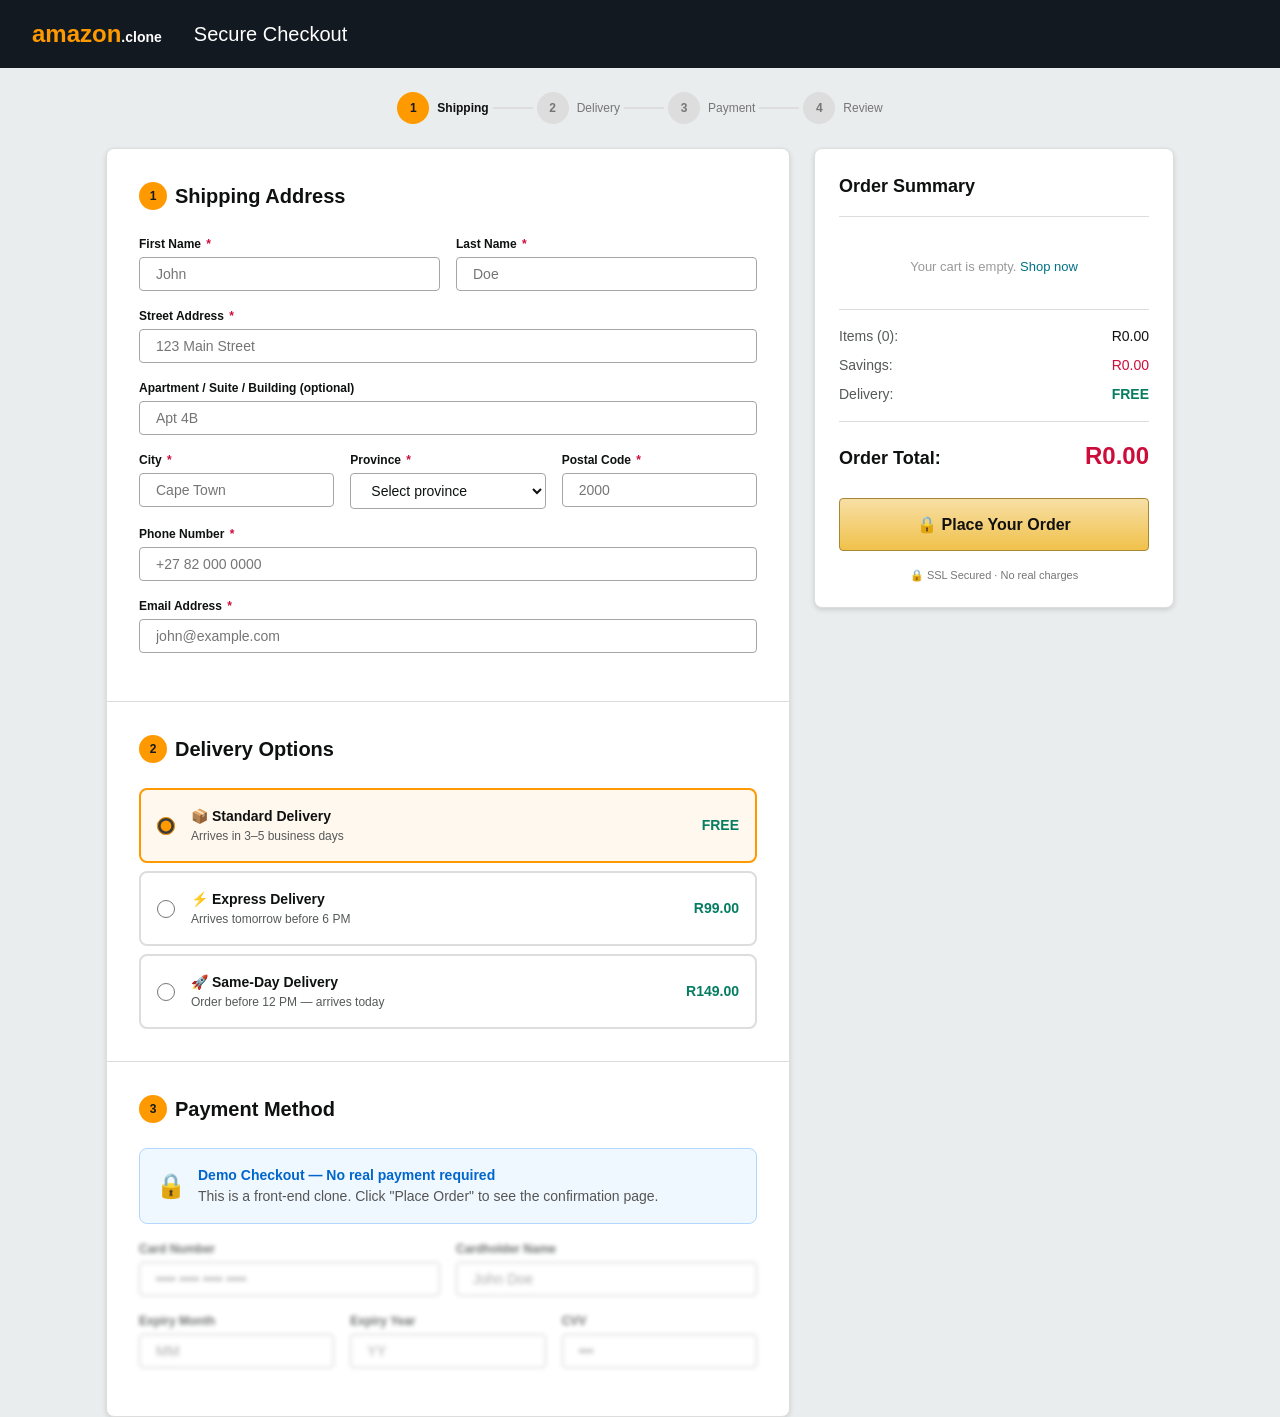
<file: pages/checkout.html>
<!DOCTYPE html>
<html lang="en" data-theme="light">
<head>
  <meta charset="UTF-8">
  <meta name="viewport" content="width=device-width, initial-scale=1.0">
  <title>Checkout — Amazon Clone</title>

  <!-- Prevent dark mode flash -->
  <script>
    try {
      const t = localStorage.getItem('amazon_clone_theme');
      if (t === 'dark') document.documentElement.setAttribute('data-theme', 'dark');
    } catch {}
  </script>

  <link rel="stylesheet" href="../css/variables.css">
  <link rel="stylesheet" href="../css/nav.css">
  <link rel="stylesheet" href="../css/darkmode.css">
  <link rel="stylesheet" href="../css/checkout.css">
  <link rel="stylesheet" href="../css/responsive.css">

  <style>
    body { background-color: var(--bg-primary); }
  </style>
</head>
<body>

<!-- Checkout Header -->
<header class="checkout-header">
  <a href="../index.html" class="logo-amazon">amazon<span style="color:#fff; font-size:14px;">.clone</span></a>
  <span class="checkout-header-title">Secure Checkout</span>
</header>

<!-- Step Indicator -->
<div class="checkout-steps" role="list">
  <div class="checkout-step active" role="listitem">
    <div class="step-num">1</div>
    <div class="step-label">Shipping</div>
  </div>
  <div class="step-connector"></div>
  <div class="checkout-step" role="listitem" id="step-2">
    <div class="step-num">2</div>
    <div class="step-label">Delivery</div>
  </div>
  <div class="step-connector" id="connector-2"></div>
  <div class="checkout-step" role="listitem" id="step-3">
    <div class="step-num">3</div>
    <div class="step-label">Payment</div>
  </div>
  <div class="step-connector" id="connector-3"></div>
  <div class="checkout-step" role="listitem" id="step-4">
    <div class="step-num">4</div>
    <div class="step-label">Review</div>
  </div>
</div>

<!-- Main checkout layout -->
<div class="checkout-main">

  <!-- FORM PANEL -->
  <div class="checkout-form-panel">

    <!-- Section 1: Shipping Address -->
    <div class="form-section">
      <h2 class="form-section-title">
        <span class="step-badge">1</span>
        Shipping Address
      </h2>

      <div class="form-row">
        <div class="form-group">
          <label class="form-label" for="first-name">First Name <span class="required">*</span></label>
          <input type="text" id="first-name" class="form-input" placeholder="John" required autocomplete="given-name">
          <span class="form-error-msg">Please enter your first name</span>
        </div>
        <div class="form-group">
          <label class="form-label" for="last-name">Last Name <span class="required">*</span></label>
          <input type="text" id="last-name" class="form-input" placeholder="Doe" required autocomplete="family-name">
          <span class="form-error-msg">Please enter your last name</span>
        </div>
      </div>

      <div class="form-row full">
        <div class="form-group">
          <label class="form-label" for="address1">Street Address <span class="required">*</span></label>
          <input type="text" id="address1" class="form-input" placeholder="123 Main Street" required autocomplete="address-line1">
          <span class="form-error-msg">Please enter your street address</span>
        </div>
      </div>

      <div class="form-row full">
        <div class="form-group">
          <label class="form-label" for="address2">Apartment / Suite / Building (optional)</label>
          <input type="text" id="address2" class="form-input" placeholder="Apt 4B" autocomplete="address-line2">
        </div>
      </div>

      <div class="form-row three">
        <div class="form-group">
          <label class="form-label" for="city">City <span class="required">*</span></label>
          <input type="text" id="city" class="form-input" placeholder="Cape Town" required autocomplete="address-level2">
          <span class="form-error-msg">Please enter your city</span>
        </div>
        <div class="form-group">
          <label class="form-label" for="province">Province <span class="required">*</span></label>
          <select id="province" class="form-select form-input" required autocomplete="address-level1">
            <option value="">Select province</option>
            <option value="GP">Gauteng</option>
            <option value="WC">Western Cape</option>
            <option value="KZN">KwaZulu-Natal</option>
            <option value="EC">Eastern Cape</option>
            <option value="LP">Limpopo</option>
            <option value="MP">Mpumalanga</option>
            <option value="NW">North West</option>
            <option value="FS">Free State</option>
            <option value="NC">Northern Cape</option>
          </select>
          <span class="form-error-msg">Please select your province</span>
        </div>
        <div class="form-group">
          <label class="form-label" for="postal">Postal Code <span class="required">*</span></label>
          <input type="text" id="postal" class="form-input" placeholder="2000" required maxlength="4" pattern="[0-9]{4}" autocomplete="postal-code">
          <span class="form-error-msg">Please enter a valid 4-digit postal code</span>
        </div>
      </div>

      <div class="form-row full">
        <div class="form-group">
          <label class="form-label" for="phone">Phone Number <span class="required">*</span></label>
          <input type="tel" id="phone" class="form-input" placeholder="+27 82 000 0000" required autocomplete="tel">
          <span class="form-error-msg">Please enter your phone number</span>
        </div>
      </div>

      <div class="form-row full">
        <div class="form-group">
          <label class="form-label" for="email">Email Address <span class="required">*</span></label>
          <input type="email" id="email" class="form-input" placeholder="john@example.com" required autocomplete="email">
          <span class="form-error-msg">Please enter a valid email address</span>
        </div>
      </div>
    </div><!-- /Section 1 -->

    <!-- Section 2: Delivery Options -->
    <div class="form-section">
      <h2 class="form-section-title">
        <span class="step-badge">2</span>
        Delivery Options
      </h2>

      <div class="delivery-options">

        <label class="delivery-option selected" id="delivery-standard">
          <input type="radio" name="delivery" value="standard" checked>
          <div class="delivery-info">
            <div class="delivery-name">📦 Standard Delivery</div>
            <div class="delivery-desc">Arrives in 3–5 business days</div>
          </div>
          <div class="delivery-price">FREE</div>
        </label>

        <label class="delivery-option" id="delivery-express">
          <input type="radio" name="delivery" value="express">
          <div class="delivery-info">
            <div class="delivery-name">⚡ Express Delivery</div>
            <div class="delivery-desc">Arrives tomorrow before 6 PM</div>
          </div>
          <div class="delivery-price" id="express-price">R99.00</div>
        </label>

        <label class="delivery-option" id="delivery-sameday">
          <input type="radio" name="delivery" value="sameday">
          <div class="delivery-info">
            <div class="delivery-name">🚀 Same-Day Delivery</div>
            <div class="delivery-desc">Order before 12 PM — arrives today</div>
          </div>
          <div class="delivery-price">R149.00</div>
        </label>

      </div>
    </div><!-- /Section 2 -->

    <!-- Section 3: Payment (display only — no real payment) -->
    <div class="form-section">
      <h2 class="form-section-title">
        <span class="step-badge">3</span>
        Payment Method
      </h2>

      <div style="background:#f0f8ff; border:1px solid #b3d7ff; border-radius:8px; padding:16px; color:#0066cc; font-size:14px; display:flex; align-items:center; gap:12px;">
        <span style="font-size:24px;">🔒</span>
        <div>
          <strong>Demo Checkout — No real payment required</strong><br>
          <span style="color:#555;">This is a front-end clone. Click "Place Order" to see the confirmation page.</span>
        </div>
      </div>

      <div class="form-row" style="margin-top:16px; opacity:0.6; pointer-events:none; filter:blur(2px);">
        <div class="form-group">
          <label class="form-label">Card Number</label>
          <input type="text" class="form-input" placeholder="•••• •••• •••• ••••" disabled>
        </div>
        <div class="form-group">
          <label class="form-label">Cardholder Name</label>
          <input type="text" class="form-input" placeholder="John Doe" disabled>
        </div>
      </div>
      <div class="form-row three" style="opacity:0.6; pointer-events:none; filter:blur(2px);">
        <div class="form-group">
          <label class="form-label">Expiry Month</label>
          <input type="text" class="form-input" placeholder="MM" disabled>
        </div>
        <div class="form-group">
          <label class="form-label">Expiry Year</label>
          <input type="text" class="form-input" placeholder="YY" disabled>
        </div>
        <div class="form-group">
          <label class="form-label">CVV</label>
          <input type="text" class="form-input" placeholder="•••" disabled>
        </div>
      </div>
    </div><!-- /Section 3 -->

  </div><!-- /checkout-form-panel -->

  <!-- ORDER SUMMARY -->
  <div class="checkout-summary">
    <div class="summary-card">
      <div class="summary-title">Order Summary</div>

      <!-- Cart Items -->
      <div class="summary-items" id="summary-items">
        <!-- Rendered by JS -->
        <p style="color:#999; font-size:13px; text-align:center;">Loading cart…</p>
      </div>

      <div class="summary-divider"></div>

      <!-- Price Breakdown -->
      <div class="summary-line">
        <span class="label">Items (<span id="summary-count">0</span>):</span>
        <span class="value" id="summary-items-total">R0.00</span>
      </div>
      <div class="summary-line savings">
        <span class="label">Savings:</span>
        <span class="value" id="summary-savings">−R0.00</span>
      </div>
      <div class="summary-line free" id="delivery-line">
        <span class="label">Delivery:</span>
        <span class="value" id="summary-delivery">FREE</span>
      </div>

      <div class="summary-divider"></div>

      <div class="summary-total">
        <span class="label">Order Total:</span>
        <span class="value" id="summary-total">R0.00</span>
      </div>

      <button class="btn-place-order" id="place-order-btn">
        🔒 Place Your Order
      </button>

      <div class="secure-badge">
        🔒 SSL Secured · No real charges
      </div>
    </div>
  </div>

</div><!-- /checkout-main -->

<!-- Scripts -->
<script src="../js/products-data.js"></script>
<script src="../js/cart.js"></script>
<script src="../js/darkmode.js"></script>

<script>
/* ── Delivery option interactivity ──────────────────────── */
let deliveryCost = 0;

document.querySelectorAll('input[name="delivery"]').forEach(radio => {
  radio.addEventListener('change', function() {
    // Remove selected class from all
    document.querySelectorAll('.delivery-option').forEach(opt => opt.classList.remove('selected'));
    // Add to parent label
    this.closest('.delivery-option').classList.add('selected');

    // Update cost
    switch (this.value) {
      case 'express':  deliveryCost = 99;  break;
      case 'sameday':  deliveryCost = 149; break;
      default:         deliveryCost = 0;   break;
    }

    // Update step indicator
    document.getElementById('step-2').classList.add('completed');
    document.getElementById('connector-2').style.backgroundColor = 'var(--green-prime)';

    updateSummary();
  });
});

/* ── Form validation highlight ──────────────────────────── */
document.querySelectorAll('.form-input[required]').forEach(inp => {
  inp.addEventListener('blur', function() {
    if (!this.value.trim()) {
      this.classList.add('error');
    } else {
      this.classList.remove('error');
    }
  });
  inp.addEventListener('input', function() {
    if (this.value.trim()) this.classList.remove('error');

    // Mark step 1 as completed if key fields filled
    const fields = ['first-name', 'last-name', 'address1', 'city', 'province', 'postal', 'phone', 'email'];
    const allFilled = fields.every(f => {
      const el = document.getElementById(f);
      return el && el.value.trim();
    });
    if (allFilled) {
      document.getElementById('step-2').classList.add('active');
      document.getElementById('connector-2').style.backgroundColor = 'var(--amazon-orange)';
    }
  });
});

/* ── Render order summary ───────────────────────────────── */
function updateSummary() {
  const items = CartManager.getItems();
  const subtotalVal = CartManager.subtotal();
  const savingsVal  = CartManager.savings();
  const totalVal    = subtotalVal + deliveryCost;

  // Items count
  document.getElementById('summary-count').textContent = CartManager.totalCount();
  document.getElementById('summary-items-total').textContent = 'R' + subtotalVal.toFixed(2);
  document.getElementById('summary-savings').textContent = savingsVal > 0 ? '−R' + savingsVal.toFixed(2) : 'R0.00';
  document.getElementById('summary-delivery').textContent = deliveryCost === 0 ? 'FREE' : 'R' + deliveryCost.toFixed(2);
  document.getElementById('summary-total').textContent = 'R' + totalVal.toFixed(2);

  // Render items
  const container = document.getElementById('summary-items');
  if (items.length === 0) {
    container.innerHTML = '<p style="color:#999; font-size:13px; text-align:center; padding:16px;">Your cart is empty. <a href="../index.html">Shop now</a></p>';
    return;
  }

  container.innerHTML = items.map(({ product, quantity }) => `
    <div class="summary-item">
      <img class="summary-item-img" src="${product.img}" alt="${product.title}" loading="lazy">
      <span class="summary-item-name">${product.title} ×${quantity}</span>
      <span class="summary-item-price">R${(product.price * quantity).toFixed(2)}</span>
    </div>
  `).join('');
}

/* ── Place order button ─────────────────────────────────── */
document.getElementById('place-order-btn').addEventListener('click', function() {
  // Validate required fields
  const required = document.querySelectorAll('.form-input[required]');
  let valid = true;
  required.forEach(inp => {
    if (!inp.value.trim()) {
      inp.classList.add('error');
      valid = false;
    }
  });

  if (!valid) {
    CartManager.showToast('⚠️ Please fill in all required fields');
    // Scroll to first error
    const firstError = document.querySelector('.form-input.error');
    firstError?.scrollIntoView({ behavior: 'smooth', block: 'center' });
    return;
  }

  // Generate order number
  const orderNum = 'AC-' + Date.now().toString(36).toUpperCase();
  const total = (CartManager.subtotal() + deliveryCost).toFixed(2);

  // Store order info for confirmation page
  try {
    localStorage.setItem('amazon_clone_last_order', JSON.stringify({
      orderNum,
      total,
      itemCount: CartManager.totalCount(),
      name: document.getElementById('first-name').value + ' ' + document.getElementById('last-name').value,
      email: document.getElementById('email').value,
    }));
  } catch {}

  // Clear cart
  CartManager.clear();

  // Redirect to confirmation
  window.location.href = 'confirmation.html';
});

/* ── Init ───────────────────────────────────────────────── */
document.addEventListener('DOMContentLoaded', () => {
  updateSummary();
});
</script>

</body>
</html>
</file>
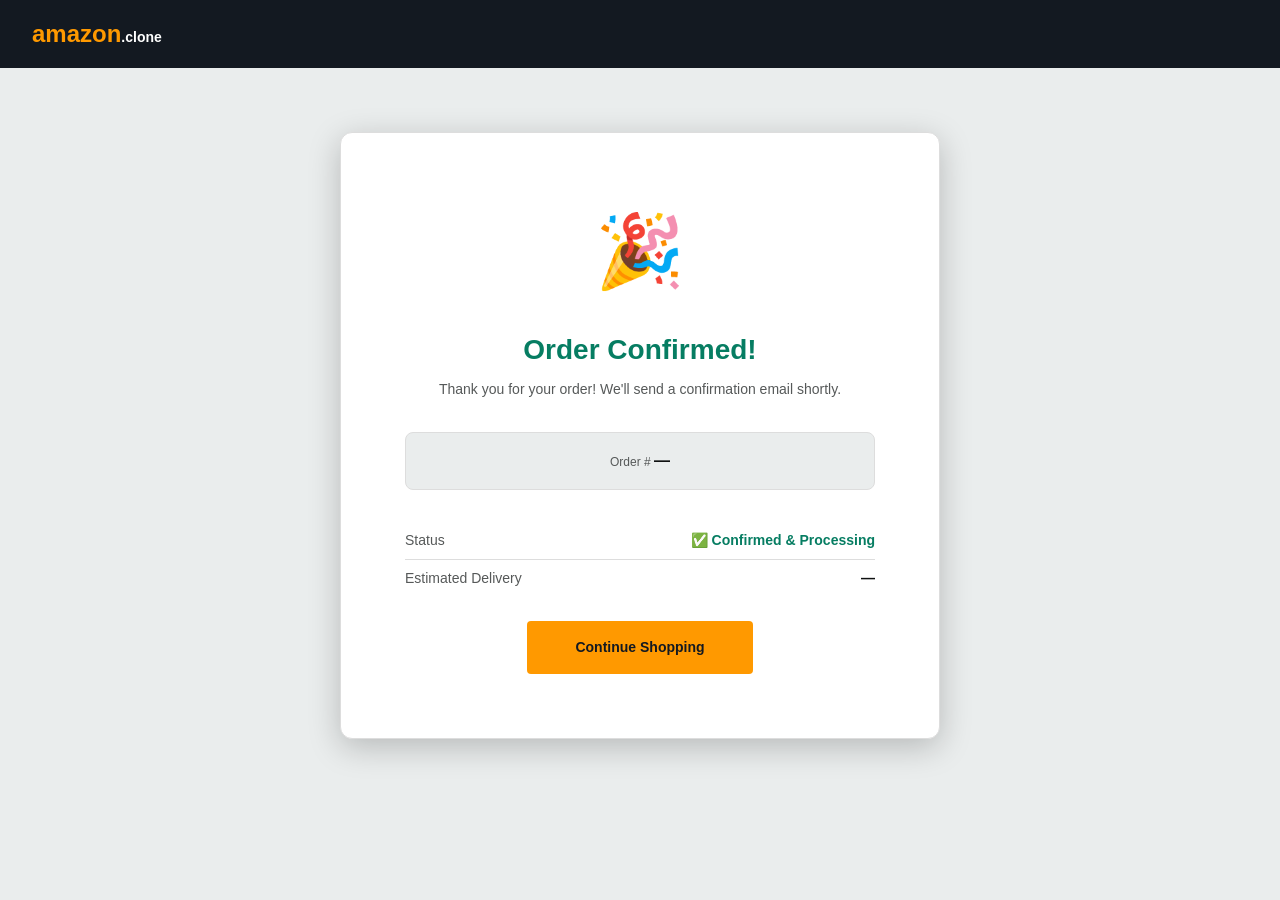
<file: pages/confirmation.html>
<!DOCTYPE html>
<html lang="en" data-theme="light">
<head>
  <meta charset="UTF-8">
  <meta name="viewport" content="width=device-width, initial-scale=1.0">
  <title>Order Confirmed! — Amazon Clone</title>

  <script>
    try {
      const t = localStorage.getItem('amazon_clone_theme');
      if (t === 'dark') document.documentElement.setAttribute('data-theme', 'dark');
    } catch {}
  </script>

  <link rel="stylesheet" href="../css/variables.css">
  <link rel="stylesheet" href="../css/checkout.css">
  <link rel="stylesheet" href="../css/darkmode.css">
  <link rel="stylesheet" href="../css/responsive.css">

  <style>
    body {
      background-color: var(--bg-primary);
      min-height: 100vh;
    }

    .confetti {
      position: fixed;
      top: 0;
      left: 0;
      width: 100%;
      height: 100%;
      pointer-events: none;
      z-index: 9999;
      overflow: hidden;
    }

    .confetti-piece {
      position: absolute;
      width: 10px;
      height: 10px;
      top: -20px;
      animation: confettiFall linear forwards;
      border-radius: 2px;
    }

    @keyframes confettiFall {
      0%   { transform: translateY(0) rotate(0deg) translateX(0); opacity: 1; }
      100% { transform: translateY(100vh) rotate(720deg) translateX(var(--drift)); opacity: 0; }
    }

    .checkout-header {
      background-color: var(--amazon-navy);
      padding: 16px 32px;
      display: flex;
      align-items: center;
      gap: 24px;
    }

    .checkout-header .logo-amazon {
      font-size: 24px;
      font-weight: 700;
      color: var(--amazon-orange);
      text-decoration: none;
    }

    .detail-list {
      list-style: none;
      margin: 0 0 24px;
      padding: 0;
    }

    .detail-list li {
      padding: 8px 0;
      border-bottom: 1px solid var(--border-light);
      font-size: 14px;
      color: var(--text-secondary);
      display: flex;
      justify-content: space-between;
    }

    .detail-list li:last-child { border-bottom: none; }

    .detail-list li strong {
      color: var(--text-primary);
    }
  </style>
</head>
<body>

<!-- Confetti Canvas -->
<div class="confetti" id="confetti-container"></div>

<!-- Header -->
<header class="checkout-header">
  <a href="../index.html" class="logo-amazon">amazon<span style="color:#fff; font-size:14px;">.clone</span></a>
</header>

<!-- Confirmation Card -->
<div class="confirmation-page">
  <div class="confirmation-card">
    <div class="confirmation-icon">🎉</div>

    <h1 class="confirmation-title">Order Confirmed!</h1>
    <p class="confirmation-subtitle" id="confirm-subtitle">
      Thank you for your order! We'll send a confirmation email shortly.
    </p>

    <div class="order-number" id="order-number-box">
      <span>Order #</span>
      <strong id="order-number-val">—</strong>
    </div>

    <!-- Order details -->
    <ul class="detail-list" id="order-details">
      <li>
        <span>Status</span>
        <strong style="color: var(--green-prime);">✅ Confirmed & Processing</strong>
      </li>
      <li id="detail-name" style="display:none;">
        <span>Customer</span>
        <strong id="detail-name-val">—</strong>
      </li>
      <li id="detail-email" style="display:none;">
        <span>Email</span>
        <strong id="detail-email-val">—</strong>
      </li>
      <li id="detail-items" style="display:none;">
        <span>Items Ordered</span>
        <strong id="detail-items-val">—</strong>
      </li>
      <li id="detail-total" style="display:none;">
        <span>Order Total</span>
        <strong id="detail-total-val" style="color: var(--red-sale);">—</strong>
      </li>
      <li>
        <span>Estimated Delivery</span>
        <strong id="detail-delivery">—</strong>
      </li>
    </ul>

    <a href="../index.html" class="btn-back-home">
      Continue Shopping
    </a>
  </div>
</div>

<script>
  /* ── Load order details ──────────────────────────────────── */
  (function() {
    try {
      const raw = localStorage.getItem('amazon_clone_last_order');
      if (!raw) return;
      const order = JSON.parse(raw);

      document.getElementById('order-number-val').textContent = order.orderNum || '—';

      if (order.name) {
        document.getElementById('confirm-subtitle').textContent =
          `Thank you, ${order.name.split(' ')[0]}! We'll send a confirmation to ${order.email || 'your email'}.`;
        document.getElementById('detail-name').style.display = 'flex';
        document.getElementById('detail-name-val').textContent = order.name;
      }

      if (order.email) {
        document.getElementById('detail-email').style.display = 'flex';
        document.getElementById('detail-email-val').textContent = order.email;
      }

      if (order.itemCount) {
        document.getElementById('detail-items').style.display = 'flex';
        document.getElementById('detail-items-val').textContent = order.itemCount + ' item(s)';
      }

      if (order.total) {
        document.getElementById('detail-total').style.display = 'flex';
        document.getElementById('detail-total-val').textContent = 'R' + order.total;
      }

      // Estimated delivery: 3 business days from now
      const delivery = new Date();
      delivery.setDate(delivery.getDate() + 3);
      document.getElementById('detail-delivery').textContent =
        delivery.toLocaleDateString('en-ZA', { weekday: 'long', day: 'numeric', month: 'long', year: 'numeric' });

      // Clean up
      localStorage.removeItem('amazon_clone_last_order');
    } catch (e) {
      console.warn('Could not load order details', e);
    }
  })();

  /* ── Confetti ────────────────────────────────────────────── */
  (function spawnConfetti() {
    const container = document.getElementById('confetti-container');
    const colors = ['#FF9900', '#FFD700', '#FF6B6B', '#4CAF50', '#2196F3', '#9C27B0', '#FF5722'];
    const count = 80;

    for (let i = 0; i < count; i++) {
      setTimeout(() => {
        const piece = document.createElement('div');
        piece.className = 'confetti-piece';
        piece.style.left = Math.random() * 100 + 'vw';
        piece.style.backgroundColor = colors[Math.floor(Math.random() * colors.length)];
        piece.style.width  = (Math.random() * 8 + 6) + 'px';
        piece.style.height = (Math.random() * 12 + 6) + 'px';
        piece.style.setProperty('--drift', (Math.random() * 200 - 100) + 'px');
        piece.style.animationDuration = (Math.random() * 2 + 2) + 's';
        piece.style.animationDelay = Math.random() * 1 + 's';
        container.appendChild(piece);
        // Remove after animation
        setTimeout(() => piece.remove(), 5000);
      }, i * 30);
    }
  })();

  /* ── Dark mode ───────────────────────────────────────────── */
  try {
    const t = localStorage.getItem('amazon_clone_theme');
    if (t === 'dark') document.documentElement.setAttribute('data-theme', 'dark');
  } catch {}
</script>

</body>
</html>
</file>
<file: css/variables.css>
/* ============================================================
   variables.css — Design tokens for Amazon Clone
   All colors, fonts, spacing, shadows live here.
   ============================================================ */

:root {
  /* Brand Colors */
  --amazon-orange:      #FF9900;
  --amazon-orange-dark: #E47911;
  --amazon-navy:        #131921;
  --amazon-navy-mid:    #232F3E;
  --amazon-navy-light:  #37475A;
  --amazon-blue-link:   #007185;
  --amazon-blue-hover:  #C7511F;

  /* UI Colors */
  --bg-primary:   #EAEDED;
  --bg-white:     #FFFFFF;
  --bg-card:      #FFFFFF;
  --bg-footer:    #232F3E;

  /* Text Colors */
  --text-primary:   #0F1111;
  --text-secondary: #565959;
  --text-muted:     #767676;
  --text-link:      #007185;
  --text-orange:    #C45500;
  --text-white:     #FFFFFF;

  /* Star / Rating */
  --star-color: #FFA41C;

  /* Status */
  --green-prime:  #067D62;
  --red-sale:     #CC0C39;
  --badge-new:    #CC0C39;

  /* Border */
  --border-light:  #DDD;
  --border-input:  #A6A6A6;
  --border-focus:  #E77600;
  --border-card:   #DDD;

  /* Shadows */
  --shadow-card:   0 2px 5px 0 rgba(0,0,0,.13);
  --shadow-nav:    0 2px 4px rgba(0,0,0,.3);
  --shadow-modal:  0 8px 32px rgba(0,0,0,.22);

  /* Spacing Scale */
  --space-xs:  4px;
  --space-sm:  8px;
  --space-md:  16px;
  --space-lg:  24px;
  --space-xl:  32px;
  --space-2xl: 48px;
  --space-3xl: 64px;

  /* Border Radius */
  --radius-sm:  4px;
  --radius-md:  8px;
  --radius-lg:  12px;
  --radius-pill: 999px;

  /* Font Families */
  --font-body:    'Amazon Ember', 'Helvetica Neue', Arial, sans-serif;
  --font-display: 'Amazon Ember', 'Helvetica Neue', Arial, sans-serif;

  /* Font Sizes */
  --text-xs:   11px;
  --text-sm:   12px;
  --text-base: 14px;
  --text-md:   16px;
  --text-lg:   18px;
  --text-xl:   20px;
  --text-2xl:  24px;
  --text-3xl:  28px;

  /* Transitions */
  --transition-fast:   0.15s ease;
  --transition-normal: 0.25s ease;
  --transition-slow:   0.4s ease;

  /* Z-index layers */
  --z-nav:     100;
  --z-cart:    200;
  --z-overlay: 300;
  --z-toast:   400;
}

/* ============================================================
   Dark Mode Overrides
   ============================================================ */
[data-theme="dark"] {
  --bg-primary:    #0F1111;
  --bg-white:      #1A1F2B;
  --bg-card:       #1E2330;
  --bg-footer:     #0D1117;

  --text-primary:   #E3E6E6;
  --text-secondary: #A6ABAB;
  --text-muted:     #6B7280;
  --text-link:      #4FC3C8;

  --border-light: #2D3748;
  --border-card:  #2D3748;
  --border-input: #4A5568;

  --shadow-card:  0 2px 8px rgba(0,0,0,.5);
  --shadow-nav:   0 2px 8px rgba(0,0,0,.6);
}

/* ============================================================
   Global Reset & Base Styles
   ============================================================ */
*, *::before, *::after {
  box-sizing: border-box;
  margin: 0;
  padding: 0;
}

html {
  scroll-behavior: smooth;
  font-size: 14px;
}

body {
  font-family: var(--font-body);
  background-color: var(--bg-primary);
  color: var(--text-primary);
  line-height: 1.5;
  min-height: 100vh;
  transition: background-color var(--transition-normal), color var(--transition-normal);
}

a {
  color: var(--text-link);
  text-decoration: none;
}

a:hover {
  color: var(--amazon-blue-hover);
  text-decoration: underline;
}

button {
  cursor: pointer;
  font-family: var(--font-body);
  border: none;
  outline: none;
}

img {
  max-width: 100%;
  display: block;
}

ul, ol {
  list-style: none;
}

input, select, textarea {
  font-family: var(--font-body);
}
</file>
<file: css/nav.css>
/* ============================================================
   nav.css — Top Navigation Bar Styles
   ============================================================ */

/* ── Main Nav Wrapper ──────────────────────────────────────── */
.navbar {
  position: sticky;
  top: 0;
  z-index: var(--z-nav);
  background-color: var(--amazon-navy);
  color: var(--text-white);
  box-shadow: var(--shadow-nav);
  transition: background-color var(--transition-normal);
}

/* ── Primary Row (logo + search + account + cart) ──────────── */
.nav-primary {
  display: flex;
  align-items: center;
  gap: var(--space-sm);
  padding: var(--space-sm) var(--space-md);
  max-width: 1500px;
  margin: 0 auto;
}

/* Logo */
.nav-logo {
  display: flex;
  align-items: center;
  flex-shrink: 0;
  padding: var(--space-xs) var(--space-sm);
  border: 2px solid transparent;
  border-radius: var(--radius-sm);
  transition: border-color var(--transition-fast);
  text-decoration: none;
}

.nav-logo:hover {
  border-color: var(--text-white);
  text-decoration: none;
}

.nav-logo img {
  height: 30px;
  width: auto;
}

.nav-logo-text {
  display: flex;
  flex-direction: column;
  line-height: 1;
}

.nav-logo-text .logo-amazon {
  font-size: var(--text-xl);
  font-weight: 700;
  color: var(--amazon-orange);
  letter-spacing: -0.5px;
}

.nav-logo-text .logo-tagline {
  font-size: var(--text-xs);
  color: var(--text-white);
  font-style: italic;
}

/* Delivery Location */
.nav-location {
  display: flex;
  flex-direction: column;
  align-items: flex-start;
  cursor: pointer;
  padding: var(--space-xs) var(--space-sm);
  border: 2px solid transparent;
  border-radius: var(--radius-sm);
  flex-shrink: 0;
  transition: border-color var(--transition-fast);
}

.nav-location:hover {
  border-color: var(--text-white);
}

.nav-location .loc-label {
  font-size: var(--text-xs);
  color: #CCC;
}

.nav-location .loc-city {
  font-size: var(--text-sm);
  font-weight: 700;
  color: var(--text-white);
  display: flex;
  align-items: center;
  gap: 4px;
}

/* Search Bar */
.nav-search {
  flex: 1;
  display: flex;
  height: 40px;
  border-radius: var(--radius-sm);
  overflow: hidden;
  min-width: 0;
}

.search-category {
  background-color: #F3F3F3;
  border: none;
  padding: 0 var(--space-sm);
  font-size: var(--text-sm);
  color: var(--text-primary);
  cursor: pointer;
  border-right: 1px solid var(--border-input);
  min-width: 65px;
  max-width: 95px;
  flex-shrink: 0;
  appearance: none;
  background-image: url("data:image/svg+xml,%3Csvg xmlns='http://www.w3.org/2000/svg' width='10' height='6'%3E%3Cpath d='M0 0l5 6 5-6z' fill='%23666'/%3E%3C/svg%3E");
  background-repeat: no-repeat;
  background-position: right 6px center;
  padding-right: 20px;
}

.search-category:focus {
  outline: none;
}

.search-input {
  flex: 1;
  border: none;
  padding: 0 var(--space-sm);
  font-size: var(--text-base);
  color: var(--text-primary);
  background: var(--bg-white);
  min-width: 0;
}

.search-input:focus {
  outline: 3px solid var(--amazon-orange);
  outline-offset: -3px;
}

.search-btn {
  background-color: var(--amazon-orange);
  border: none;
  padding: 0 var(--space-md);
  cursor: pointer;
  display: flex;
  align-items: center;
  justify-content: center;
  transition: background-color var(--transition-fast);
  flex-shrink: 0;
}

.search-btn:hover {
  background-color: var(--amazon-orange-dark);
}

.search-btn svg {
  width: 18px;
  height: 18px;
  fill: var(--amazon-navy);
}

/* Account Section */
.nav-account {
  display: flex;
  flex-direction: column;
  align-items: flex-start;
  cursor: pointer;
  padding: var(--space-xs) var(--space-sm);
  border: 2px solid transparent;
  border-radius: var(--radius-sm);
  flex-shrink: 0;
  white-space: nowrap;
  transition: border-color var(--transition-fast);
}

.nav-account:hover {
  border-color: var(--text-white);
}

.nav-account .acct-label {
  font-size: var(--text-xs);
  color: #CCC;
}

.nav-account .acct-name {
  font-size: var(--text-sm);
  font-weight: 700;
  color: var(--text-white);
}

/* Returns & Orders */
.nav-orders {
  display: flex;
  flex-direction: column;
  align-items: flex-start;
  cursor: pointer;
  padding: var(--space-xs) var(--space-sm);
  border: 2px solid transparent;
  border-radius: var(--radius-sm);
  flex-shrink: 0;
  white-space: nowrap;
  transition: border-color var(--transition-fast);
  text-decoration: none;
  color: var(--text-white);
}

.nav-orders:hover {
  border-color: var(--text-white);
  text-decoration: none;
  color: var(--text-white);
}

.nav-orders .ord-label {
  font-size: var(--text-xs);
  color: #CCC;
}

.nav-orders .ord-text {
  font-size: var(--text-sm);
  font-weight: 700;
}

/* Cart */
.nav-cart {
  display: flex;
  align-items: flex-end;
  gap: 4px;
  cursor: pointer;
  padding: var(--space-xs) var(--space-sm);
  border: 2px solid transparent;
  border-radius: var(--radius-sm);
  flex-shrink: 0;
  text-decoration: none;
  color: var(--text-white);
  position: relative;
  transition: border-color var(--transition-fast);
}

.nav-cart:hover {
  border-color: var(--text-white);
  text-decoration: none;
  color: var(--text-white);
}

.cart-icon-wrapper {
  position: relative;
  display: flex;
  align-items: center;
}

.cart-icon-wrapper svg {
  width: 34px;
  height: 34px;
  fill: var(--text-white);
}

.cart-count {
  position: absolute;
  top: -4px;
  right: -4px;
  background-color: var(--amazon-orange);
  color: var(--amazon-navy);
  font-size: var(--text-xs);
  font-weight: 700;
  min-width: 18px;
  height: 18px;
  border-radius: var(--radius-pill);
  display: flex;
  align-items: center;
  justify-content: center;
  padding: 0 4px;
  line-height: 1;
  transition: transform 0.2s cubic-bezier(.68,-0.55,.27,1.55);
}

.cart-count.bump {
  transform: scale(1.4);
}

.cart-label {
  font-size: var(--text-sm);
  font-weight: 700;
  padding-bottom: 4px;
}

/* ── Secondary Nav Row (category links) ────────────────────── */
.nav-secondary {
  background-color: var(--amazon-navy-light);
  overflow-x: auto;
  scrollbar-width: none;
}

.nav-secondary::-webkit-scrollbar {
  display: none;
}

.nav-secondary-inner {
  display: flex;
  align-items: center;
  gap: 4px;
  padding: 0 var(--space-md);
  max-width: 1500px;
  margin: 0 auto;
  white-space: nowrap;
}

.nav-secondary a {
  display: inline-flex;
  align-items: center;
  gap: var(--space-xs);
  color: var(--text-white);
  font-size: var(--text-base);
  padding: var(--space-xs) var(--space-sm);
  border-radius: var(--radius-sm);
  border: 1px solid transparent;
  text-decoration: none;
  transition: border-color var(--transition-fast);
}

.nav-secondary a:hover {
  border-color: var(--text-white);
  text-decoration: none;
  color: var(--text-white);
}

.nav-secondary a.featured {
  font-weight: 700;
}

/* Hamburger (mobile) */
.nav-hamburger {
  display: none;
  flex-direction: column;
  gap: 5px;
  cursor: pointer;
  padding: var(--space-xs);
  border: 2px solid transparent;
  border-radius: var(--radius-sm);
  background: none;
  transition: border-color var(--transition-fast);
}

.nav-hamburger:hover {
  border-color: var(--text-white);
}

.nav-hamburger span {
  display: block;
  width: 22px;
  height: 2px;
  background-color: var(--text-white);
  border-radius: 2px;
  transition: transform var(--transition-fast), opacity var(--transition-fast);
}

/* Mobile Drawer */
.mobile-menu {
  position: fixed;
  top: 0;
  left: -280px;
  width: 280px;
  height: 100vh;
  background-color: var(--amazon-navy);
  z-index: calc(var(--z-nav) + 10);
  padding: var(--space-xl) var(--space-md);
  overflow-y: auto;
  transition: left var(--transition-normal);
  box-shadow: 4px 0 20px rgba(0,0,0,.5);
}

.mobile-menu.open {
  left: 0;
}

.mobile-menu-overlay {
  position: fixed;
  inset: 0;
  background: rgba(0,0,0,.6);
  z-index: calc(var(--z-nav) + 9);
  opacity: 0;
  pointer-events: none;
  transition: opacity var(--transition-normal);
}

.mobile-menu-overlay.open {
  opacity: 1;
  pointer-events: all;
}

.mobile-menu-header {
  display: flex;
  align-items: center;
  justify-content: space-between;
  margin-bottom: var(--space-lg);
}

.mobile-menu-header .logo-amazon {
  font-size: var(--text-xl);
  font-weight: 700;
  color: var(--amazon-orange);
}

.mobile-close {
  background: none;
  border: none;
  color: var(--text-white);
  font-size: 24px;
  cursor: pointer;
  padding: var(--space-xs);
}

.mobile-menu a {
  display: block;
  color: var(--text-white);
  padding: var(--space-sm) 0;
  border-bottom: 1px solid var(--amazon-navy-light);
  font-size: var(--text-md);
  text-decoration: none;
}

.mobile-menu a:hover {
  color: var(--amazon-orange);
  text-decoration: none;
}

/* Dark mode nav adjustments */
[data-theme="dark"] .navbar {
  background-color: #0D1117;
}

[data-theme="dark"] .nav-secondary {
  background-color: #1A1F2B;
}
</file>
<file: css/darkmode.css>
/* ============================================================
   darkmode.css — Dark Mode Toggle Styles
   ============================================================ */

/* ── Toggle Switch ──────────────────────────────────────────── */
.dark-mode-toggle {
  display: flex;
  align-items: center;
  gap: var(--space-sm);
  cursor: pointer;
  padding: var(--space-xs) var(--space-sm);
  border: 2px solid transparent;
  border-radius: var(--radius-sm);
  transition: border-color var(--transition-fast);
  flex-shrink: 0;
}

.dark-mode-toggle:hover {
  border-color: var(--text-white);
}

.dark-mode-label {
  font-size: var(--text-xs);
  color: #CCC;
  line-height: 1;
  white-space: nowrap;
}

.toggle-track {
  width: 38px;
  height: 20px;
  background-color: var(--amazon-navy-light);
  border-radius: var(--radius-pill);
  border: 2px solid rgba(255,255,255,0.3);
  position: relative;
  transition: background-color var(--transition-normal), border-color var(--transition-normal);
  flex-shrink: 0;
}

.toggle-thumb {
  position: absolute;
  top: 1px;
  left: 1px;
  width: 14px;
  height: 14px;
  background-color: #CCC;
  border-radius: 50%;
  transition: transform var(--transition-normal), background-color var(--transition-normal);
  display: flex;
  align-items: center;
  justify-content: center;
  font-size: 9px;
}

.toggle-thumb::after {
  content: '☀️';
  font-size: 9px;
}

/* Active / Dark state */
[data-theme="dark"] .toggle-track {
  background-color: var(--amazon-orange);
  border-color: var(--amazon-orange-dark);
}

[data-theme="dark"] .toggle-thumb {
  transform: translateX(18px);
  background-color: #fff;
}

[data-theme="dark"] .toggle-thumb::after {
  content: '🌙';
}

/* ── Smooth transitions for theme change ────────────────────── */
body,
.navbar,
.nav-secondary,
.product-card,
.category-card,
.cart-drawer,
.cart-item,
footer {
  transition:
    background-color var(--transition-normal),
    color var(--transition-normal),
    border-color var(--transition-normal);
}

/* Dark mode specific overrides for non-variable elements */
[data-theme="dark"] .search-category,
[data-theme="dark"] .search-input {
  background-color: #2A2F3E;
  color: var(--text-primary);
  border-color: var(--border-input);
}

[data-theme="dark"] .filter-btn {
  background-color: var(--bg-card);
  border-color: var(--border-light);
  color: var(--text-primary);
}

[data-theme="dark"] .filter-btn:hover {
  background-color: #2A3040;
}

[data-theme="dark"] .filter-btn.active {
  background-color: var(--amazon-orange);
  color: var(--amazon-navy);
}

[data-theme="dark"] .sort-select {
  background-color: var(--bg-card);
  border-color: var(--border-light);
  color: var(--text-primary);
  background-image: url("data:image/svg+xml,%3Csvg xmlns='http://www.w3.org/2000/svg' width='10' height='6'%3E%3Cpath d='M0 0l5 6 5-6z' fill='%23AAA'/%3E%3C/svg%3E");
}

[data-theme="dark"] .product-img-wrapper {
  background-color: #2A2F3E;
}

[data-theme="dark"] .hero-fade-bottom {
  background: linear-gradient(transparent, var(--bg-primary));
}

[data-theme="dark"] .wishlist-btn {
  background: rgba(30, 35, 48, 0.9);
  border-color: var(--border-light);
}

[data-theme="dark"] .wishlist-btn svg {
  stroke: var(--text-secondary);
}

[data-theme="dark"] .btn-add-cart {
  background: linear-gradient(to bottom, #c8960c, #a07608);
  border-color: #7a5806;
  color: #fff;
}

[data-theme="dark"] .btn-checkout {
  background: linear-gradient(to bottom, #c8960c, #a07608);
  border-color: #7a5806;
  color: #fff;
}

[data-theme="dark"] .cart-subtotal-label {
  color: var(--text-secondary);
}
</file>
<file: css/checkout.css>
/* ============================================================
   checkout.css — Checkout Flow & Confirmation Page Styles
   ============================================================ */

/* ── Page Layout ────────────────────────────────────────────── */
.checkout-page {
  min-height: 100vh;
  background-color: var(--bg-primary);
  padding-bottom: var(--space-3xl);
}

.checkout-header {
  background-color: var(--amazon-navy);
  padding: var(--space-md) var(--space-xl);
  display: flex;
  align-items: center;
  gap: var(--space-xl);
}

.checkout-header .logo-amazon {
  font-size: var(--text-2xl);
  font-weight: 700;
  color: var(--amazon-orange);
  text-decoration: none;
}

.checkout-header-title {
  font-size: var(--text-xl);
  color: var(--text-white);
  font-weight: 400;
}

/* ── Step Indicator ─────────────────────────────────────────── */
.checkout-steps {
  display: flex;
  align-items: center;
  justify-content: center;
  gap: 0;
  padding: var(--space-lg) var(--space-md);
  max-width: 600px;
  margin: 0 auto;
  overflow-x: auto;
}

.checkout-step {
  display: flex;
  align-items: center;
  gap: var(--space-sm);
  flex-shrink: 0;
}

.step-num {
  width: 32px;
  height: 32px;
  border-radius: 50%;
  background-color: var(--border-light);
  color: var(--text-muted);
  font-size: var(--text-sm);
  font-weight: 700;
  display: flex;
  align-items: center;
  justify-content: center;
  flex-shrink: 0;
  transition: all var(--transition-normal);
}

.step-label {
  font-size: var(--text-sm);
  color: var(--text-muted);
  font-weight: 500;
  white-space: nowrap;
  transition: color var(--transition-normal);
}

.step-connector {
  width: 40px;
  height: 2px;
  background-color: var(--border-light);
  flex-shrink: 0;
  margin: 0 var(--space-xs);
  transition: background-color var(--transition-normal);
}

.checkout-step.active .step-num {
  background-color: var(--amazon-orange);
  color: var(--amazon-navy);
}

.checkout-step.active .step-label {
  color: var(--text-primary);
  font-weight: 700;
}

.checkout-step.completed .step-num {
  background-color: var(--green-prime);
  color: #fff;
}

.checkout-step.completed .step-label {
  color: var(--green-prime);
}

.checkout-step.completed + .step-connector {
  background-color: var(--green-prime);
}

/* ── Main Layout ────────────────────────────────────────────── */
.checkout-main {
  display: grid;
  grid-template-columns: 1fr 360px;
  gap: var(--space-lg);
  max-width: 1100px;
  margin: 0 auto;
  padding: 0 var(--space-md);
}

/* ── Form Panel ─────────────────────────────────────────────── */
.checkout-form-panel {
  background-color: var(--bg-white);
  border: 1px solid var(--border-card);
  border-radius: var(--radius-md);
  overflow: hidden;
  box-shadow: var(--shadow-card);
}

.form-section {
  padding: var(--space-xl);
  border-bottom: 1px solid var(--border-light);
}

.form-section:last-child {
  border-bottom: none;
}

.form-section-title {
  font-size: var(--text-xl);
  font-weight: 700;
  color: var(--text-primary);
  margin-bottom: var(--space-lg);
  display: flex;
  align-items: center;
  gap: var(--space-sm);
}

.form-section-title .step-badge {
  background-color: var(--amazon-orange);
  color: var(--amazon-navy);
  width: 28px;
  height: 28px;
  border-radius: 50%;
  display: flex;
  align-items: center;
  justify-content: center;
  font-size: var(--text-sm);
  font-weight: 700;
  flex-shrink: 0;
}

/* Form row */
.form-row {
  display: grid;
  grid-template-columns: 1fr 1fr;
  gap: var(--space-md);
  margin-bottom: var(--space-md);
}

.form-row.full {
  grid-template-columns: 1fr;
}

.form-row.three {
  grid-template-columns: 1fr 1fr 1fr;
}

/* Form group */
.form-group {
  display: flex;
  flex-direction: column;
  gap: var(--space-xs);
}

.form-label {
  font-size: var(--text-sm);
  font-weight: 600;
  color: var(--text-primary);
}

.form-label .required {
  color: var(--red-sale);
  margin-left: 2px;
}

.form-input,
.form-select {
  width: 100%;
  padding: var(--space-sm) var(--space-md);
  border: 1px solid var(--border-input);
  border-radius: var(--radius-sm);
  font-size: var(--text-base);
  color: var(--text-primary);
  background-color: var(--bg-white);
  transition: border-color var(--transition-fast), box-shadow var(--transition-fast);
}

.form-input:focus,
.form-select:focus {
  outline: none;
  border-color: var(--border-focus);
  box-shadow: 0 0 0 3px rgba(231,118,0,0.2);
}

.form-input.error {
  border-color: var(--red-sale);
  box-shadow: 0 0 0 3px rgba(204,12,57,0.1);
}

.form-error-msg {
  font-size: var(--text-xs);
  color: var(--red-sale);
  display: none;
}

.form-input.error + .form-error-msg {
  display: block;
}

/* Delivery options */
.delivery-options {
  display: flex;
  flex-direction: column;
  gap: var(--space-sm);
}

.delivery-option {
  display: flex;
  align-items: center;
  gap: var(--space-md);
  padding: var(--space-md);
  border: 2px solid var(--border-light);
  border-radius: var(--radius-md);
  cursor: pointer;
  transition: all var(--transition-fast);
}

.delivery-option:hover {
  border-color: var(--amazon-orange);
  background-color: #FFF8EE;
}

.delivery-option input[type="radio"] {
  accent-color: var(--amazon-orange);
  width: 18px;
  height: 18px;
  flex-shrink: 0;
}

.delivery-option.selected {
  border-color: var(--amazon-orange);
  background-color: #FFF8EE;
}

.delivery-info {
  flex: 1;
}

.delivery-name {
  font-size: var(--text-base);
  font-weight: 600;
  color: var(--text-primary);
}

.delivery-desc {
  font-size: var(--text-sm);
  color: var(--text-secondary);
}

.delivery-price {
  font-size: var(--text-base);
  font-weight: 700;
  color: var(--green-prime);
}

/* ── Order Summary Panel ────────────────────────────────────── */
.checkout-summary {
  position: sticky;
  top: 80px;
  align-self: start;
}

.summary-card {
  background-color: var(--bg-white);
  border: 1px solid var(--border-card);
  border-radius: var(--radius-md);
  padding: var(--space-lg);
  box-shadow: var(--shadow-card);
}

.summary-title {
  font-size: var(--text-lg);
  font-weight: 700;
  color: var(--text-primary);
  margin-bottom: var(--space-lg);
  padding-bottom: var(--space-md);
  border-bottom: 1px solid var(--border-light);
}

.summary-line {
  display: flex;
  justify-content: space-between;
  margin-bottom: var(--space-sm);
  font-size: var(--text-base);
}

.summary-line .label {
  color: var(--text-secondary);
}

.summary-line .value {
  color: var(--text-primary);
  font-weight: 500;
}

.summary-line.savings .value {
  color: var(--red-sale);
}

.summary-line.free .value {
  color: var(--green-prime);
  font-weight: 600;
}

.summary-divider {
  height: 1px;
  background: var(--border-light);
  margin: var(--space-md) 0;
}

.summary-total {
  display: flex;
  justify-content: space-between;
  align-items: baseline;
  margin-bottom: var(--space-lg);
}

.summary-total .label {
  font-size: var(--text-lg);
  font-weight: 700;
  color: var(--text-primary);
}

.summary-total .value {
  font-size: var(--text-2xl);
  font-weight: 700;
  color: var(--red-sale);
}

.btn-place-order {
  width: 100%;
  background: linear-gradient(to bottom, #f7dfa5, #f0c14b);
  border: 1px solid #a88734;
  border-radius: var(--radius-sm);
  color: #111;
  font-size: var(--text-md);
  font-weight: 700;
  padding: var(--space-md);
  cursor: pointer;
  transition: all var(--transition-fast);
  margin-bottom: var(--space-sm);
}

.btn-place-order:hover {
  background: linear-gradient(to bottom, #f5d078, #eeb933);
}

.secure-badge {
  display: flex;
  align-items: center;
  justify-content: center;
  gap: var(--space-xs);
  font-size: var(--text-xs);
  color: var(--text-muted);
  margin-top: var(--space-sm);
}

/* Cart items in summary */
.summary-items {
  margin-bottom: var(--space-md);
  max-height: 250px;
  overflow-y: auto;
  display: flex;
  flex-direction: column;
  gap: var(--space-sm);
  scrollbar-width: thin;
}

.summary-item {
  display: flex;
  gap: var(--space-sm);
  align-items: center;
}

.summary-item-img {
  width: 50px;
  height: 50px;
  object-fit: contain;
  border: 1px solid var(--border-light);
  border-radius: var(--radius-sm);
  background: var(--bg-primary);
  padding: 4px;
  flex-shrink: 0;
}

.summary-item-name {
  font-size: var(--text-sm);
  color: var(--text-primary);
  flex: 1;
  display: -webkit-box;
  -webkit-line-clamp: 2;
  -webkit-box-orient: vertical;
  overflow: hidden;
}

.summary-item-price {
  font-size: var(--text-sm);
  font-weight: 600;
  color: var(--text-primary);
  white-space: nowrap;
}

/* ── Confirmation Page ──────────────────────────────────────── */
.confirmation-page {
  min-height: 80vh;
  display: flex;
  align-items: center;
  justify-content: center;
  padding: var(--space-3xl) var(--space-md);
}

.confirmation-card {
  background-color: var(--bg-white);
  border: 1px solid var(--border-card);
  border-radius: var(--radius-lg);
  padding: var(--space-3xl);
  max-width: 600px;
  width: 100%;
  text-align: center;
  box-shadow: var(--shadow-modal);
  animation: popIn 0.5s cubic-bezier(.68,-0.55,.27,1.55);
}

@keyframes popIn {
  from { opacity: 0; transform: scale(0.85); }
  to   { opacity: 1; transform: scale(1); }
}

.confirmation-icon {
  font-size: 72px;
  margin-bottom: var(--space-lg);
  animation: bounce 0.6s ease 0.3s both;
}

@keyframes bounce {
  0%   { transform: scale(0); }
  60%  { transform: scale(1.2); }
  100% { transform: scale(1); }
}

.confirmation-title {
  font-size: var(--text-3xl);
  font-weight: 700;
  color: var(--green-prime);
  margin-bottom: var(--space-sm);
}

.confirmation-subtitle {
  font-size: var(--text-base);
  color: var(--text-secondary);
  margin-bottom: var(--space-xl);
}

.order-number {
  background-color: var(--bg-primary);
  border: 1px solid var(--border-light);
  border-radius: var(--radius-md);
  padding: var(--space-md) var(--space-lg);
  margin-bottom: var(--space-xl);
  font-size: var(--text-sm);
  color: var(--text-secondary);
}

.order-number strong {
  color: var(--text-primary);
  font-size: var(--text-md);
}

.btn-back-home {
  display: inline-block;
  background-color: var(--amazon-orange);
  color: var(--amazon-navy);
  padding: var(--space-md) var(--space-2xl);
  border-radius: var(--radius-sm);
  font-size: var(--text-base);
  font-weight: 700;
  text-decoration: none;
  transition: background var(--transition-fast);
  border: none;
  cursor: pointer;
}

.btn-back-home:hover {
  background-color: var(--amazon-orange-dark);
  text-decoration: none;
  color: var(--amazon-navy);
}

/* Responsive checkout */
@media (max-width: 768px) {
  .checkout-main {
    grid-template-columns: 1fr;
  }

  .checkout-summary {
    position: static;
    order: -1;
  }

  .form-row {
    grid-template-columns: 1fr;
  }

  .form-row.three {
    grid-template-columns: 1fr;
  }
}
</file>
<file: css/responsive.css>
/* ============================================================
   responsive.css — Mobile & Tablet Breakpoints
   ============================================================ */

/* ── Large Desktop (1200px+) ────────────────────────────────── */
@media (min-width: 1200px) {
  .products-grid {
    grid-template-columns: repeat(5, 1fr);
  }

  .recommendations-grid {
    grid-template-columns: repeat(6, 1fr);
  }
}

/* ── Tablet (768px – 1024px) ────────────────────────────────── */
@media (max-width: 1024px) {
  .categories-grid {
    grid-template-columns: repeat(3, 1fr);
  }

  .products-grid {
    grid-template-columns: repeat(3, 1fr);
  }

  .recommendations-grid {
    grid-template-columns: repeat(4, 1fr);
  }

  .nav-location,
  .nav-orders {
    display: none;
  }

  .hero-slide {
    height: 300px;
  }

  .hero-slide-content {
    padding: var(--space-xl) var(--space-xl);
  }
}

/* ── Small Tablet / Large Phone (600px – 768px) ─────────────── */
@media (max-width: 768px) {
  /* Nav */
  .nav-primary {
    padding: var(--space-sm);
    gap: var(--space-xs);
  }

  .nav-hamburger {
    display: flex;
    order: -1;
  }

  .nav-logo-text .logo-tagline {
    display: none;
  }

  .nav-account,
  .nav-orders,
  .nav-location {
    display: none;
  }

  .nav-search {
    order: 1;
    flex: 1;
  }

  .search-category {
    display: none;
  }

  .nav-cart .cart-label {
    display: none;
  }

  .nav-secondary-inner {
    padding: 0 var(--space-sm);
  }

  /* Hero */
  .hero-slide {
    height: 220px;
  }

  .hero-slide-content {
    padding: var(--space-md);
    max-width: 100%;
  }

  .hero-title {
    font-size: clamp(18px, 5vw, 24px);
  }

  .hero-subtitle {
    display: none;
  }

  .hero-cta {
    padding: var(--space-xs) var(--space-md);
    font-size: var(--text-sm);
  }

  /* Categories */
  .categories-grid {
    grid-template-columns: repeat(2, 1fr);
  }

  .category-card-img {
    height: 130px;
  }

  /* Products */
  .products-grid {
    grid-template-columns: repeat(2, 1fr);
    gap: var(--space-sm);
  }

  .recommendations-grid {
    grid-template-columns: repeat(3, 1fr);
  }

  .products-header {
    flex-direction: column;
    align-items: flex-start;
  }

  .products-toolbar {
    width: 100%;
    overflow-x: auto;
    padding-bottom: var(--space-xs);
    scrollbar-width: none;
    flex-wrap: nowrap;
  }

  .products-toolbar::-webkit-scrollbar {
    display: none;
  }

  /* Cart */
  .cart-drawer {
    width: 100%;
    right: -100%;
  }

  .cart-drawer.open {
    right: 0;
  }

  /* Toast */
  .toast {
    bottom: var(--space-md);
    right: var(--space-sm);
    left: var(--space-sm);
    max-width: unset;
  }

  /* Footer */
  .footer-grid {
    grid-template-columns: repeat(2, 1fr);
  }
}

/* ── Mobile (max 480px) ─────────────────────────────────────── */
@media (max-width: 480px) {
  /* Products: 1 column, nicely sized cards */
  .products-grid {
    grid-template-columns: 1fr;
    max-width: 380px;
    margin: 0 auto;
  }

  .recommendations-grid {
    grid-template-columns: repeat(2, 1fr);
  }

  /* Categories: still 2 columns on small phones */
  .categories-grid {
    grid-template-columns: repeat(2, 1fr);
    gap: var(--space-sm);
  }

  .category-card-img {
    height: 110px;
  }

  /* Hero extra small */
  .hero-slide {
    height: 200px;
  }

  .hero-prev, .hero-next {
    width: 34px;
    height: 34px;
    font-size: 16px;
  }

  /* Section padding */
  .categories-section,
  .products-section,
  .recommendations-section {
    padding: var(--space-md) var(--space-sm);
  }

  /* Section title */
  .section-title {
    font-size: var(--text-xl);
  }

  /* Product card optimizations */
  .product-title {
    font-size: var(--text-sm);
  }

  .price-current {
    font-size: var(--text-lg);
  }

  .btn-add-cart {
    font-size: var(--text-xs);
    padding: var(--space-xs) var(--space-sm);
  }

  /* Footer */
  .footer-grid {
    grid-template-columns: 1fr;
  }
}

/* ── Touch device optimizations ────────────────────────────── */
@media (hover: none) {
  .product-card:hover {
    transform: none;
  }

  .category-card:hover {
    transform: none;
  }

  .btn-add-cart:active {
    transform: scale(0.97);
  }
}

/* ── Print styles ───────────────────────────────────────────── */
@media print {
  .navbar,
  .hero-section,
  .categories-section,
  .cart-overlay,
  .cart-drawer,
  .toast {
    display: none !important;
  }

  .products-grid {
    grid-template-columns: repeat(3, 1fr);
  }
}
</file>
